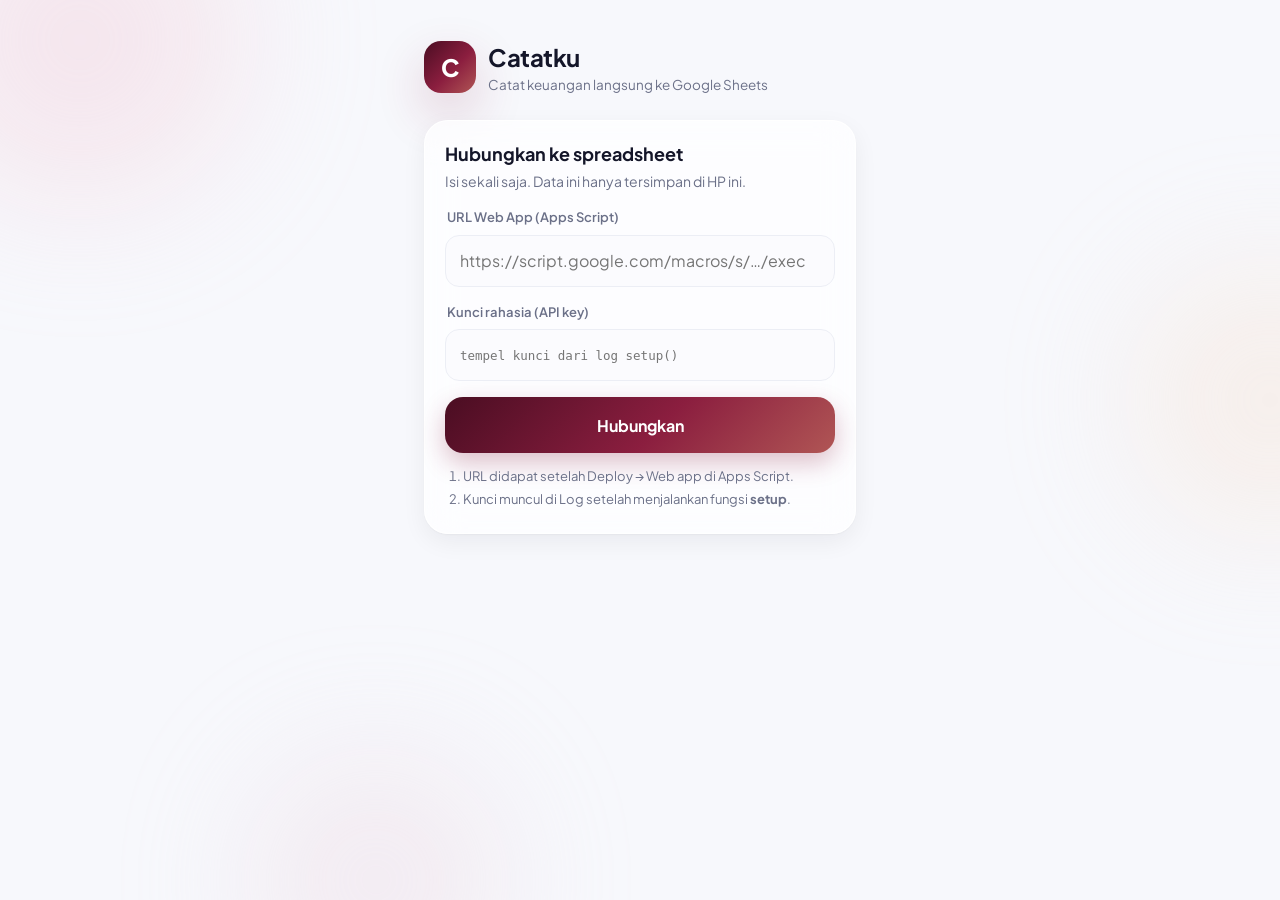
<file: index.html>
<!DOCTYPE html>
<html lang="id">
<head>
  <meta charset="UTF-8">
  <meta name="viewport" content="width=device-width, initial-scale=1, viewport-fit=cover">
  <title>Catatku — Keuangan Pribadi</title>
  <meta name="description" content="Catat pemasukan dan pengeluaran langsung ke Google Sheets.">
  <meta name="theme-color" content="#ffffff">
  <meta name="mobile-web-app-capable" content="yes">
  <meta name="apple-mobile-web-app-capable" content="yes">
  <meta name="apple-mobile-web-app-title" content="Catatku">
  <meta name="apple-mobile-web-app-status-bar-style" content="default">
  <link rel="manifest" href="./manifest.webmanifest">
  <link rel="icon" type="image/png" sizes="192x192" href="./icons/icon-192.png">
  <link rel="apple-touch-icon" href="./icons/apple-touch-icon.png">
  <link rel="preconnect" href="https://fonts.googleapis.com">
  <link rel="preconnect" href="https://fonts.gstatic.com" crossorigin>
  <link href="https://fonts.googleapis.com/css2?family=Plus+Jakarta+Sans:wght@400;500;600;700;800&display=swap" rel="stylesheet">
  <link rel="stylesheet" href="./styles.css">
</head>
<body>
  <div class="bg-orbs" aria-hidden="true"><span></span><span></span><span></span></div>

  <!-- Layar utama aplikasi -->
  <div id="app" class="app" hidden>
    <header class="topbar">
      <div>
        <p class="topbar-sub" id="topbarSub">Halo 👋</p>
        <h1 class="topbar-title" id="topbarTitle">Beranda</h1>
      </div>
      <button class="icon-btn" id="btnRefresh" aria-label="Muat ulang data">
        <svg viewBox="0 0 24 24" width="22" height="22" fill="none" stroke="currentColor" stroke-width="2" stroke-linecap="round" stroke-linejoin="round"><path d="M21 12a9 9 0 1 1-2.64-6.36"/><path d="M21 3v6h-6"/></svg>
      </button>
    </header>

    <div class="sync-pill" id="syncPill" hidden></div>

    <main id="view" class="view" tabindex="-1"></main>

    <nav class="bottom-nav" aria-label="Navigasi utama">
      <button class="nav-item active" data-route="home" aria-label="Beranda">
        <svg viewBox="0 0 24 24"><path d="M3 10.5 12 3l9 7.5V20a1 1 0 0 1-1 1h-5v-6H9v6H4a1 1 0 0 1-1-1z"/></svg>
        <span>Beranda</span>
      </button>
      <button class="nav-item" data-route="riwayat" aria-label="Riwayat">
        <svg viewBox="0 0 24 24"><path d="M4 6h16M4 12h16M4 18h10"/></svg>
        <span>Riwayat</span>
      </button>
      <button class="fab" id="fabAdd" aria-label="Tambah transaksi">
        <svg viewBox="0 0 24 24"><path d="M12 5v14M5 12h14"/></svg>
      </button>
      <button class="nav-item" data-route="analisis" aria-label="Analisis">
        <svg viewBox="0 0 24 24"><path d="M4 20V10M10 20V4M16 20v-7M22 20H2"/></svg>
        <span>Analisis</span>
      </button>
      <button class="nav-item" data-route="setelan" aria-label="Setelan">
        <svg viewBox="0 0 24 24"><circle cx="12" cy="12" r="3"/><path d="M19.4 15a1.7 1.7 0 0 0 .3 1.8l.1.1a2 2 0 1 1-2.8 2.8l-.1-.1a1.7 1.7 0 0 0-1.8-.3 1.7 1.7 0 0 0-1 1.5V21a2 2 0 1 1-4 0v-.1a1.7 1.7 0 0 0-1.1-1.5 1.7 1.7 0 0 0-1.8.3l-.1.1a2 2 0 1 1-2.8-2.8l.1-.1a1.7 1.7 0 0 0 .3-1.8 1.7 1.7 0 0 0-1.5-1H3a2 2 0 1 1 0-4h.1a1.7 1.7 0 0 0 1.5-1.1 1.7 1.7 0 0 0-.3-1.8l-.1-.1a2 2 0 1 1 2.8-2.8l.1.1a1.7 1.7 0 0 0 1.8.3H9a1.7 1.7 0 0 0 1-1.5V3a2 2 0 1 1 4 0v.1a1.7 1.7 0 0 0 1 1.5 1.7 1.7 0 0 0 1.8-.3l.1-.1a2 2 0 1 1 2.8 2.8l-.1.1a1.7 1.7 0 0 0-.3 1.8V9a1.7 1.7 0 0 0 1.5 1H21a2 2 0 1 1 0 4h-.1a1.7 1.7 0 0 0-1.5 1z"/></svg>
        <span>Setelan</span>
      </button>
    </nav>
  </div>

  <!-- Layar penghubung pertama kali -->
  <section id="setup" class="setup" hidden></section>

  <!-- Layar kunci PIN -->
  <section id="lock" class="lock" hidden></section>

  <div id="sheets"></div>
  <div id="toasts" class="toasts" aria-live="polite"></div>

  <noscript>Aktifkan JavaScript untuk memakai Catatku.</noscript>
  <script src="./app.js"></script>
</body>
</html>
</file>
<file: styles.css>
/* =========================================================
   CATATKU — styles.css
   Putih bersih + aksen gradasi indigo → violet → teal, glass halus
   ========================================================= */
:root {
  --bg: #f7f8fc;
  --surface: #ffffff;
  --glass: rgba(255, 255, 255, 0.72);
  --glass-border: rgba(255, 255, 255, 0.9);
  --line: #eceef5;
  --text: #141629;
  --muted: #6b7088;
  --faint: #a3a8bd;

  --indigo: #8b1e3f;   /* aksen utama: burgundy */
  --violet: #a8325a;
  --teal: #c97b63;     /* tembaga lembut */
  --grad: linear-gradient(135deg, #4a0d22 0%, #8b1e3f 55%, #c97b63 130%);
  --grad-soft: linear-gradient(135deg, rgba(139, 30, 63, .10), rgba(201, 123, 99, .12));

  --in: #0f9f8f;        /* pemasukan */
  --in-bg: #e7f8f5;
  --out: #e0475b;       /* pengeluaran */
  --out-bg: #fdeef0;

  --radius: 20px;
  --radius-sm: 14px;
  --shadow: 0 1px 2px rgba(20, 22, 41, .04), 0 8px 24px rgba(20, 22, 41, .06);
  --shadow-lg: 0 20px 50px rgba(139, 30, 63, .20);
  --nav-h: 72px;
  --safe-b: env(safe-area-inset-bottom, 0px);
  --safe-t: env(safe-area-inset-top, 0px);
  --ease: cubic-bezier(.2, .8, .2, 1);
  font-family: 'Plus Jakarta Sans', system-ui, -apple-system, 'Segoe UI', Roboto, sans-serif;
}

* { box-sizing: border-box; -webkit-tap-highlight-color: transparent; }
html, body { margin: 0; padding: 0; }
body {
  background: var(--bg);
  color: var(--text);
  font-size: 15px;
  line-height: 1.45;
  -webkit-font-smoothing: antialiased;
  min-height: 100dvh;
  overscroll-behavior-y: none;
}
button, input, select, textarea { font: inherit; color: inherit; }
button { cursor: pointer; border: 0; background: none; padding: 0; }
[hidden] { display: none !important; }
.num { font-variant-numeric: tabular-nums; letter-spacing: -.01em; }

/* Latar orb lembut */
.bg-orbs { position: fixed; inset: 0; z-index: -1; overflow: hidden; pointer-events: none; }
.bg-orbs span { position: absolute; border-radius: 50%; filter: blur(70px); opacity: .35; }
.bg-orbs span:nth-child(1) { width: 320px; height: 320px; background: #f3c6d3; top: -120px; left: -80px; }
.bg-orbs span:nth-child(2) { width: 260px; height: 260px; background: #f6dcc8; top: 30%; right: -120px; }
.bg-orbs span:nth-child(3) { width: 240px; height: 240px; background: #ead0dc; bottom: -100px; left: 20%; }

/* ---------- Layout ---------- */
.app { max-width: 560px; margin: 0 auto; min-height: 100dvh; padding-bottom: calc(var(--nav-h) + var(--safe-b) + 24px); }
.topbar {
  position: sticky; top: 0; z-index: 20;
  display: flex; align-items: center; justify-content: space-between;
  padding: calc(14px + var(--safe-t)) 20px 12px;
  background: rgba(247, 248, 252, .78);
  backdrop-filter: blur(16px) saturate(160%);
  -webkit-backdrop-filter: blur(16px) saturate(160%);
}
.topbar-sub { margin: 0; font-size: 13px; color: var(--muted); }
.topbar-title { margin: 0; font-size: 22px; font-weight: 800; letter-spacing: -.02em; }
.icon-btn {
  width: 44px; height: 44px; border-radius: 14px; display: grid; place-items: center;
  background: var(--glass); border: 1px solid var(--line); color: var(--text);
  transition: transform .2s var(--ease);
}
.icon-btn:active { transform: scale(.92); }
.icon-btn.spin svg { animation: spin .9s linear infinite; }
@keyframes spin { to { transform: rotate(360deg); } }

.view { padding: 4px 16px 16px; outline: none; }
.view > * { animation: rise .35s var(--ease) both; }
.view > *:nth-child(2) { animation-delay: .03s; }
.view > *:nth-child(3) { animation-delay: .06s; }
.view > *:nth-child(4) { animation-delay: .09s; }
.view > *:nth-child(5) { animation-delay: .12s; }
@keyframes rise { from { opacity: 0; transform: translateY(10px); } to { opacity: 1; transform: none; } }

.section-title { display: flex; justify-content: space-between; align-items: baseline; margin: 22px 4px 10px; }
.section-title h2 { font-size: 16px; margin: 0; font-weight: 700; }
.link { color: var(--indigo); font-weight: 600; font-size: 14px; padding: 6px 4px; }

.card {
  background: var(--surface); border-radius: var(--radius); box-shadow: var(--shadow);
  border: 1px solid rgba(236, 238, 245, .7); padding: 16px;
}
.glass {
  background: var(--glass); border: 1px solid var(--glass-border);
  backdrop-filter: blur(18px) saturate(160%); -webkit-backdrop-filter: blur(18px) saturate(160%);
}

/* ---------- Bottom nav ---------- */
.bottom-nav {
  position: fixed; left: 50%; transform: translateX(-50%); bottom: 0; z-index: 30;
  width: 100%; max-width: 560px;
  height: calc(var(--nav-h) + var(--safe-b)); padding: 0 8px var(--safe-b);
  display: grid; grid-template-columns: 1fr 1fr 84px 1fr 1fr; align-items: center;
  background: rgba(255, 255, 255, .86);
  backdrop-filter: blur(20px) saturate(180%); -webkit-backdrop-filter: blur(20px) saturate(180%);
  border-top: 1px solid var(--line);
}
.nav-item {
  height: 100%; display: flex; flex-direction: column; align-items: center; justify-content: center; gap: 4px;
  color: var(--faint); font-size: 11px; font-weight: 600; transition: color .2s;
}
.nav-item svg { width: 24px; height: 24px; fill: none; stroke: currentColor; stroke-width: 2; stroke-linecap: round; stroke-linejoin: round; }
.nav-item.active { color: var(--indigo); }
.nav-item.active svg { stroke-width: 2.3; }
.fab {
  justify-self: center; width: 62px; height: 62px; border-radius: 22px; margin-top: -26px;
  background: var(--grad); color: #fff; display: grid; place-items: center;
  box-shadow: var(--shadow-lg), inset 0 1px 0 rgba(255, 255, 255, .35);
  transition: transform .25s var(--ease), box-shadow .25s;
}
.fab svg { width: 28px; height: 28px; fill: none; stroke: currentColor; stroke-width: 2.6; stroke-linecap: round; }
.fab:active { transform: scale(.9) rotate(90deg); }

/* ---------- Chips / segmented ---------- */
.chips { display: flex; gap: 8px; overflow-x: auto; padding: 2px 2px 6px; scrollbar-width: none; }
.chips::-webkit-scrollbar { display: none; }
.chip {
  flex: none; padding: 9px 14px; border-radius: 999px; font-size: 13.5px; font-weight: 600;
  background: var(--surface); border: 1px solid var(--line); color: var(--muted);
  transition: all .2s var(--ease); white-space: nowrap;
}
.chip.active { background: var(--text); color: #fff; border-color: var(--text); }
.chip:active { transform: scale(.95); }

.segmented { display: grid; grid-template-columns: 1fr 1fr; background: #eff0f6; border-radius: 16px; padding: 4px; position: relative; }
.segmented button { position: relative; z-index: 1; height: 44px; border-radius: 12px; font-weight: 700; color: var(--muted); transition: color .25s; }
.segmented .thumb { position: absolute; top: 4px; bottom: 4px; left: 4px; width: calc(50% - 4px); border-radius: 12px; background: #fff; box-shadow: var(--shadow); transition: transform .3s var(--ease); }
.segmented[data-v="pemasukan"] .thumb { transform: translateX(100%); }
.segmented[data-v="pengeluaran"] button[data-v="pengeluaran"] { color: var(--out); }
.segmented[data-v="pemasukan"] button[data-v="pemasukan"] { color: var(--in); }

/* ---------- Hero saldo ---------- */
.hero {
  position: relative; overflow: hidden; border-radius: 26px; padding: 20px; color: #fff;
  background: var(--grad); box-shadow: var(--shadow-lg);
}
.hero::before, .hero::after { content: ''; position: absolute; border-radius: 50%; background: rgba(255, 255, 255, .14); }
.hero::before { width: 220px; height: 220px; right: -70px; top: -90px; }
.hero::after { width: 140px; height: 140px; right: 40px; bottom: -80px; background: rgba(255, 255, 255, .08); }
.hero-label { font-size: 13px; opacity: .85; margin: 0; position: relative; }
.hero-value { font-size: 32px; font-weight: 800; margin: 4px 0 16px; letter-spacing: -.03em; position: relative; word-break: break-all; }
.hero-row { display: grid; grid-template-columns: 1fr 1fr; gap: 10px; position: relative; }
.hero-stat {
  border-radius: 16px; padding: 10px 12px; background: rgba(255, 255, 255, .16);
  border: 1px solid rgba(255, 255, 255, .25); backdrop-filter: blur(8px); -webkit-backdrop-filter: blur(8px);
}
.hero-stat p { margin: 0; font-size: 12px; opacity: .85; display: flex; align-items: center; gap: 6px; }
.hero-stat strong { display: block; font-size: 16px; margin-top: 2px; word-break: break-all; }
.dot { width: 8px; height: 8px; border-radius: 50%; display: inline-block; }

/* ---------- Insight ---------- */
.insights { display: grid; grid-template-columns: 1fr 1fr; gap: 10px; }
.insight { padding: 14px; border-radius: 18px; background: var(--surface); box-shadow: var(--shadow); border: 1px solid rgba(236, 238, 245, .7); min-width: 0; }
.insight .ic { width: 34px; height: 34px; border-radius: 11px; display: grid; place-items: center; font-size: 17px; background: var(--grad-soft); margin-bottom: 8px; }
.insight p { margin: 0; font-size: 12px; color: var(--muted); }
.insight strong { display: block; font-size: 15px; margin-top: 2px; overflow: hidden; text-overflow: ellipsis; white-space: nowrap; }
.insight small { display: block; font-size: 12px; color: var(--muted); margin-top: 2px; }
.up { color: var(--out); } .down { color: var(--in); }

/* ---------- Daftar transaksi ---------- */
.tx-group-title { display: flex; justify-content: space-between; font-size: 12.5px; color: var(--muted); font-weight: 600; margin: 16px 6px 6px; }
.tx-list { background: var(--surface); border-radius: var(--radius); box-shadow: var(--shadow); overflow: hidden; border: 1px solid rgba(236, 238, 245, .7); }
.tx {
  width: 100%; display: flex; align-items: center; gap: 12px; padding: 12px 14px; text-align: left;
  border-bottom: 1px solid var(--line); background: var(--surface); transition: background .15s;
}
.tx:last-child { border-bottom: 0; }
.tx:active { background: #f6f6fb; }
.tx-ic { width: 42px; height: 42px; flex: none; border-radius: 14px; display: grid; place-items: center; font-size: 19px; }
.tx-ic.in { background: var(--in-bg); } .tx-ic.out { background: var(--out-bg); }
.tx-main { flex: 1; min-width: 0; }
.tx-main strong { display: block; font-size: 14.5px; font-weight: 600; overflow: hidden; text-overflow: ellipsis; white-space: nowrap; }
.tx-main span { display: block; font-size: 12.5px; color: var(--muted); overflow: hidden; text-overflow: ellipsis; white-space: nowrap; }
.tx-amt { font-weight: 700; font-size: 14.5px; white-space: nowrap; }
.tx-amt.in { color: var(--in); } .tx-amt.out { color: var(--text); }
.badge-pending { display: inline-block; font-size: 10.5px; font-weight: 700; color: #b26b00; background: #fff4de; padding: 1px 7px; border-radius: 99px; margin-left: 6px; vertical-align: 1px; }

/* ---------- Form ---------- */
.field { margin-top: 16px; }
.field > label, .label { display: block; font-size: 13px; font-weight: 600; color: var(--muted); margin: 0 0 8px 2px; }
.input {
  width: 100%; height: 52px; border-radius: var(--radius-sm); border: 1.5px solid var(--line); background: #fbfbfe;
  padding: 0 14px; font-size: 16px; outline: none; transition: border-color .2s, box-shadow .2s;
  -webkit-appearance: none; appearance: none;
}
textarea.input { height: auto; min-height: 52px; padding: 14px; resize: none; }
select.input { background-image: linear-gradient(45deg, transparent 50%, var(--muted) 50%), linear-gradient(135deg, var(--muted) 50%, transparent 50%); background-position: calc(100% - 20px) 23px, calc(100% - 15px) 23px; background-size: 5px 5px; background-repeat: no-repeat; padding-right: 36px; }
.input:focus { border-color: var(--indigo); box-shadow: 0 0 0 4px rgba(139, 30, 63, .12); background: #fff; }
.input.invalid { border-color: var(--out); box-shadow: 0 0 0 4px rgba(224, 71, 91, .12); }
.err { color: var(--out); font-size: 12.5px; margin: 6px 2px 0; min-height: 0; }

.amount-wrap { display: flex; align-items: baseline; gap: 8px; padding: 14px 16px; border-radius: 18px; background: #fbfbfe; border: 1.5px solid var(--line); transition: border-color .2s, box-shadow .2s; }
.amount-wrap:focus-within { border-color: var(--indigo); box-shadow: 0 0 0 4px rgba(139, 30, 63, .12); background: #fff; }
.amount-wrap.invalid { border-color: var(--out); box-shadow: 0 0 0 4px rgba(224, 71, 91, .12); }
.amount-wrap span { font-size: 20px; font-weight: 700; color: var(--muted); }
.amount-input { flex: 1; min-width: 0; border: 0; outline: 0; background: transparent; font-size: 34px; font-weight: 800; letter-spacing: -.03em; padding: 0; }
.amount-input::placeholder { color: #cfd2e0; }
.quick-amt { display: flex; gap: 8px; margin-top: 10px; overflow-x: auto; scrollbar-width: none; }
.quick-amt::-webkit-scrollbar { display: none; }
.quick-amt button { flex: none; padding: 7px 12px; border-radius: 10px; background: #f1f2f8; font-size: 13px; font-weight: 600; color: var(--muted); }

.cat-grid { display: flex; flex-wrap: wrap; gap: 8px; }
.cat-chip { display: inline-flex; align-items: center; gap: 6px; padding: 9px 12px; border-radius: 12px; background: #f4f5fa; border: 1.5px solid transparent; font-size: 14px; font-weight: 600; color: #3a3e57; transition: all .18s var(--ease); }
.cat-chip.active { background: #fbeef2; border-color: var(--indigo); color: var(--indigo); }
.cat-chip.add { background: transparent; border: 1.5px dashed #cfd2e0; color: var(--muted); }
.cat-grid.invalid .cat-chip { border-color: rgba(224, 71, 91, .35); }

.row-2 { display: grid; grid-template-columns: 1fr 1fr; gap: 10px; }
.date-chips { display: flex; gap: 8px; margin-bottom: 8px; }

.btn {
  width: 100%; height: 56px; border-radius: 18px; font-size: 16px; font-weight: 700;
  display: inline-flex; align-items: center; justify-content: center; gap: 8px;
  transition: transform .15s var(--ease), opacity .2s;
}
.btn:active { transform: scale(.98); }
.btn:disabled { opacity: .6; }
.btn-primary { background: var(--grad); color: #fff; box-shadow: 0 10px 24px rgba(139, 30, 63, .28); }
.btn-soft { background: #f1f2f8; color: var(--text); }
.btn-danger { background: var(--out-bg); color: var(--out); }
.btn-danger-solid { background: var(--out); color: #fff; }
.btn + .btn { margin-top: 10px; }
.btn .spinner { width: 20px; height: 20px; border: 2.5px solid rgba(255, 255, 255, .4); border-top-color: #fff; border-radius: 50%; animation: spin .7s linear infinite; }

/* ---------- Bottom sheet ---------- */
.sheet-backdrop { position: fixed; inset: 0; z-index: 60; background: rgba(20, 22, 41, .38); opacity: 0; transition: opacity .28s; backdrop-filter: blur(2px); -webkit-backdrop-filter: blur(2px); }
.sheet-backdrop.show { opacity: 1; }
.sheet {
  position: fixed; left: 50%; bottom: 0; z-index: 61; width: 100%; max-width: 560px;
  max-height: 92dvh; overflow-y: auto; overscroll-behavior: contain;
  transform: translate(-50%, 100%); transition: transform .34s var(--ease);
  background: #fff; border-radius: 28px 28px 0 0; padding: 10px 20px calc(20px + var(--safe-b));
  box-shadow: 0 -10px 40px rgba(20, 22, 41, .12);
}
.sheet.show { transform: translate(-50%, 0); }
.sheet-handle { width: 40px; height: 5px; border-radius: 9px; background: #e1e3ec; margin: 0 auto 12px; }
.sheet:not(.dialog) .sheet-head { position: sticky; top: -10px; z-index: 2; background: #fff; margin: -10px -20px 14px; padding: 14px 20px 10px; }
.save-bar { position: sticky; bottom: calc(-20px - var(--safe-b)); z-index: 2; background: linear-gradient(to top, #fff 75%, rgba(255,255,255,0)); margin: 8px -20px calc(-20px - var(--safe-b)); padding: 14px 20px calc(16px + var(--safe-b)); }
.sheet-head { display: flex; justify-content: space-between; align-items: center; margin-bottom: 14px; }
.sheet-head h3 { margin: 0; font-size: 19px; font-weight: 800; }
.sheet-close { width: 38px; height: 38px; border-radius: 12px; background: #f1f2f8; display: grid; place-items: center; font-size: 20px; color: var(--muted); }
.sheet.dialog { bottom: auto; top: 50%; border-radius: 26px; width: calc(100% - 40px); max-width: 400px; padding: 22px; transform: translate(-50%, -40%) scale(.96); opacity: 0; transition: transform .26s var(--ease), opacity .2s; }
.sheet.dialog.show { transform: translate(-50%, -50%) scale(1); opacity: 1; }
.dialog-ic { width: 52px; height: 52px; border-radius: 16px; background: var(--out-bg); display: grid; place-items: center; font-size: 24px; margin-bottom: 12px; }
.dialog h3 { margin: 0 0 6px; font-size: 18px; }
.dialog p { margin: 0 0 18px; color: var(--muted); }

.detail-amt { font-size: 30px; font-weight: 800; letter-spacing: -.03em; margin: 4px 0 14px; }
.detail-list { border-radius: 16px; background: #f8f9fc; padding: 4px 14px; margin-bottom: 16px; }
.detail-list div { display: flex; justify-content: space-between; gap: 16px; padding: 11px 0; border-bottom: 1px solid var(--line); font-size: 14px; }
.detail-list div:last-child { border-bottom: 0; }
.detail-list dt { color: var(--muted); }
.detail-list dd { margin: 0; font-weight: 600; text-align: right; word-break: break-word; }

/* ---------- Toast ---------- */
.toasts { position: fixed; top: calc(12px + var(--safe-t)); left: 0; right: 0; z-index: 90; display: flex; flex-direction: column; align-items: center; gap: 8px; pointer-events: none; padding: 0 16px; }
.toast {
  pointer-events: auto; display: flex; align-items: center; gap: 10px; max-width: 440px; width: 100%;
  padding: 13px 16px; border-radius: 16px; background: rgba(20, 22, 41, .92); color: #fff; font-size: 14px; font-weight: 500;
  box-shadow: 0 12px 30px rgba(20, 22, 41, .25); animation: toastIn .35s var(--ease) both;
}
.toast.success .t-ic { background: #16c2ad; } .toast.error .t-ic { background: var(--out); } .toast.info .t-ic { background: var(--violet); }
.t-ic { width: 24px; height: 24px; border-radius: 8px; display: grid; place-items: center; flex: none; font-size: 13px; font-weight: 800; }
.toast.hide { animation: toastOut .3s var(--ease) both; }
@keyframes toastIn { from { opacity: 0; transform: translateY(-14px) scale(.97); } to { opacity: 1; transform: none; } }
@keyframes toastOut { to { opacity: 0; transform: translateY(-10px); } }

.sync-pill { position: sticky; top: calc(72px + var(--safe-t)); z-index: 15; margin: 0 auto 6px; width: max-content; max-width: 90%; padding: 6px 12px; border-radius: 99px; font-size: 12.5px; font-weight: 600; background: #fff4de; color: #8a5300; display: flex; align-items: center; gap: 6px; }

/* ---------- Empty & skeleton ---------- */
.empty { text-align: center; padding: 36px 20px; }
.empty-art { width: 96px; height: 96px; margin: 0 auto 14px; border-radius: 30px; background: var(--grad-soft); display: grid; place-items: center; font-size: 40px; position: relative; }
.empty-art::after { content: ''; position: absolute; inset: -8px; border-radius: 36px; border: 1.5px dashed rgba(139, 30, 63, .25); }
.empty h3 { margin: 0 0 4px; font-size: 16px; }
.empty p { margin: 0 auto 16px; color: var(--muted); font-size: 14px; max-width: 280px; }
.empty .btn { width: auto; padding: 0 22px; height: 46px; font-size: 14.5px; }

.skel { border-radius: 14px; background: linear-gradient(90deg, #eef0f6 0%, #f8f9fc 50%, #eef0f6 100%); background-size: 200% 100%; animation: shimmer 1.3s infinite; }
@keyframes shimmer { from { background-position: 200% 0; } to { background-position: -200% 0; } }

/* ---------- Charts ---------- */
.chart-card { padding: 16px; }
.chart-card h3 { margin: 0; font-size: 15px; }
.chart-card .sub { margin: 2px 0 12px; font-size: 12.5px; color: var(--muted); }
.chart-head { display: flex; justify-content: space-between; align-items: flex-start; gap: 8px; }
.mini-seg { display: flex; background: #f1f2f8; border-radius: 10px; padding: 3px; }
.mini-seg button { padding: 5px 10px; border-radius: 8px; font-size: 12.5px; font-weight: 600; color: var(--muted); }
.mini-seg button.active { background: #fff; color: var(--text); box-shadow: var(--shadow); }
.donut-wrap { display: grid; grid-template-columns: 150px 1fr; gap: 14px; align-items: center; }
.legend { list-style: none; margin: 0; padding: 0; display: grid; gap: 8px; min-width: 0; }
.legend li { display: grid; grid-template-columns: 10px 1fr auto; gap: 8px; align-items: center; font-size: 13px; }
.legend li span:nth-child(2) { overflow: hidden; text-overflow: ellipsis; white-space: nowrap; }
.legend li b { font-weight: 700; font-size: 12.5px; }
.legend-inline { display: flex; gap: 14px; font-size: 12.5px; color: var(--muted); margin-top: 8px; }
.legend-inline span { display: inline-flex; align-items: center; gap: 6px; }
svg.chart { width: 100%; height: auto; display: block; overflow: visible; }
svg.chart text { font-family: inherit; fill: var(--faint); font-size: 10px; }
.bar-anim { transform-origin: bottom; transform-box: fill-box; animation: grow .6s var(--ease) both; }
@keyframes grow { from { transform: scaleY(0); } }
.line-anim { stroke-dasharray: 2000; stroke-dashoffset: 2000; animation: draw 1s var(--ease) forwards; }
@keyframes draw { to { stroke-dashoffset: 0; } }
.cat-bars { display: grid; gap: 12px; margin-top: 4px; }
.cat-bar-top { display: flex; justify-content: space-between; font-size: 13.5px; margin-bottom: 6px; gap: 8px; }
.cat-bar-top span { overflow: hidden; text-overflow: ellipsis; white-space: nowrap; }
.cat-bar-track { height: 8px; border-radius: 9px; background: #f0f1f7; overflow: hidden; }
.cat-bar-fill { height: 100%; border-radius: 9px; animation: fillIn .7s var(--ease) both; transform-origin: left; }
@keyframes fillIn { from { transform: scaleX(0); } }

/* ---------- Riwayat ---------- */
.search { position: relative; }
.search svg { position: absolute; left: 14px; top: 15px; width: 20px; height: 20px; stroke: var(--faint); fill: none; stroke-width: 2; }
.search .input { padding-left: 44px; }
.filter-row { display: flex; gap: 8px; margin-top: 10px; }
.filter-btn { position: relative; flex: none; height: 40px; padding: 0 14px; border-radius: 12px; background: var(--surface); border: 1px solid var(--line); font-weight: 600; font-size: 13.5px; display: inline-flex; align-items: center; gap: 6px; color: var(--muted); }
.filter-btn.on { color: var(--indigo); border-color: rgba(139, 30, 63, .35); background: #fdf2f5; }
.result-info { font-size: 12.5px; color: var(--muted); margin: 12px 4px 0; display: flex; justify-content: space-between; }

/* ---------- Setelan ---------- */
.set-group { background: var(--surface); border-radius: var(--radius); box-shadow: var(--shadow); overflow: hidden; border: 1px solid rgba(236, 238, 245, .7); }
.set-item { width: 100%; display: flex; align-items: center; gap: 12px; padding: 14px 16px; text-align: left; border-bottom: 1px solid var(--line); }
.set-item:last-child { border-bottom: 0; }
.set-item .ic { width: 36px; height: 36px; border-radius: 11px; background: var(--grad-soft); display: grid; place-items: center; font-size: 17px; flex: none; }
.set-item .tx-main span { white-space: normal; }
.set-item .chev { color: var(--faint); font-size: 20px; }
.switch { width: 48px; height: 28px; border-radius: 99px; background: #dfe1ea; position: relative; transition: background .2s; flex: none; }
.switch::after { content: ''; position: absolute; width: 22px; height: 22px; border-radius: 50%; background: #fff; top: 3px; left: 3px; box-shadow: 0 1px 3px rgba(0, 0, 0, .2); transition: transform .25s var(--ease); }
.switch.on { background: var(--indigo); }
.switch.on::after { transform: translateX(20px); }
.mono { font-family: ui-monospace, SFMono-Regular, Menlo, monospace; font-size: 12.5px; word-break: break-all; }
.map-table { width: 100%; border-collapse: collapse; font-size: 13px; margin-top: 6px; }
.map-table td { padding: 7px 0; border-bottom: 1px solid var(--line); }
.map-table td:last-child { text-align: right; font-weight: 600; }
.foot-note { text-align: center; color: var(--faint); font-size: 12px; margin: 20px 0 0; }

/* ---------- Setup & lock ---------- */
.setup, .lock { min-height: 100dvh; max-width: 480px; margin: 0 auto; padding: calc(40px + var(--safe-t)) 24px calc(30px + var(--safe-b)); display: flex; flex-direction: column; }
.brand { display: flex; align-items: center; gap: 12px; margin-bottom: 26px; }
.brand-logo { width: 52px; height: 52px; border-radius: 17px; background: var(--grad); display: grid; place-items: center; color: #fff; font-weight: 800; font-size: 24px; box-shadow: var(--shadow-lg); }
.brand h1 { margin: 0; font-size: 24px; letter-spacing: -.02em; }
.brand p { margin: 0; color: var(--muted); font-size: 13.5px; }
.setup-card { padding: 20px; border-radius: 24px; }
.setup-card h2 { margin: 0 0 4px; font-size: 18px; }
.setup-card > p { margin: 0 0 6px; color: var(--muted); font-size: 14px; }
.steps-mini { margin: 14px 0 0; padding-left: 18px; color: var(--muted); font-size: 13px; }
.steps-mini li { margin-bottom: 4px; }

.lock { align-items: center; justify-content: center; text-align: center; }
.lock h2 { margin: 16px 0 4px; font-size: 20px; }
.lock p { margin: 0; color: var(--muted); font-size: 14px; min-height: 20px; }
.pin-dots { display: flex; gap: 16px; margin: 26px 0 30px; }
.pin-dots i { width: 14px; height: 14px; border-radius: 50%; border: 2px solid #cfd2e0; transition: all .2s var(--ease); }
.pin-dots i.on { background: var(--grad); border-color: transparent; transform: scale(1.15); }
.pin-dots.shake { animation: shake .4s; }
@keyframes shake { 20%, 60% { transform: translateX(-8px); } 40%, 80% { transform: translateX(8px); } }
.keypad { display: grid; grid-template-columns: repeat(3, 76px); gap: 14px 22px; }
.keypad button { width: 76px; height: 76px; border-radius: 50%; font-size: 26px; font-weight: 600; background: var(--glass); border: 1px solid var(--line); transition: transform .12s, background .15s; }
.keypad button:active { transform: scale(.92); background: #fbeef2; }
.keypad button.ghost { background: transparent; border: 0; font-size: 15px; color: var(--muted); }

@media (min-width: 600px) {
  .app { padding-top: 10px; }
  .bottom-nav { border-radius: 24px 24px 0 0; border: 1px solid var(--line); }
}
@media (prefers-reduced-motion: reduce) {
  *, *::before, *::after { animation-duration: .01ms !important; transition-duration: .01ms !important; }
}

/* =========================================================
   v1.1 — Dompet, Transfer, Anggaran
   ========================================================= */
.segmented.three { grid-template-columns: repeat(3, 1fr); }
.segmented.three .thumb { width: calc((100% - 8px) / 3); }
.segmented.three[data-v="pemasukan"] .thumb { transform: translateX(100%); }
.segmented.three[data-v="transfer"] .thumb { transform: translateX(200%); }
.segmented[data-v="transfer"] button[data-v="transfer"] { color: var(--indigo); }
.segmented[aria-disabled="true"] button { pointer-events: none; }
.segmented[aria-disabled="true"] button:not([data-v]) { opacity: .5; }

.h-sub { font-weight: 600; font-size: 13px; color: var(--muted); }

.wallet-strip { display: flex; gap: 10px; overflow-x: auto; padding: 2px 2px 8px; margin: 0 -16px; padding-left: 16px; padding-right: 16px; scroll-snap-type: x proximity; scroll-padding: 0 16px; scrollbar-width: none; }
.wallet-strip::-webkit-scrollbar { display: none; }
.wallet-card {
  flex: none; width: 148px; scroll-snap-align: start; text-align: left;
  padding: 14px; border-radius: 18px; background: var(--surface); border: 1px solid rgba(236, 238, 245, .9);
  box-shadow: var(--shadow); display: flex; flex-direction: column; gap: 2px; transition: transform .15s var(--ease);
}
.wallet-card:active { transform: scale(.97); }
.wallet-card .w-ic { width: 34px; height: 34px; border-radius: 11px; display: grid; place-items: center; font-size: 17px; background: var(--grad-soft); margin-bottom: 8px; }
.wallet-card .w-name { font-size: 12.5px; color: var(--muted); font-weight: 600; overflow: hidden; text-overflow: ellipsis; white-space: nowrap; }
.wallet-card strong { font-size: 15px; overflow: hidden; text-overflow: ellipsis; white-space: nowrap; }
.wallet-card.neg strong { color: var(--out); }
.wallet-card.add { width: 112px; background: transparent; border: 1.5px dashed #cfd2e0; box-shadow: none; justify-content: center; align-items: center; text-align: center; }
.wallet-card.add .w-ic { background: #f1f2f8; color: var(--muted); margin-bottom: 6px; }

.wallet-hero { border-radius: 22px; padding: 18px; color: #fff; background: var(--grad); box-shadow: var(--shadow-lg); }
.wallet-hero.neg { background: linear-gradient(135deg, #e0475b, #b8336a); }
.wallet-hero p { margin: 0; font-size: 13px; opacity: .85; }
.wallet-hero .wh-amt { font-size: 28px; font-weight: 800; letter-spacing: -.03em; margin: 2px 0 10px; }
.wallet-hero-row { display: flex; justify-content: space-between; gap: 10px; font-size: 12.5px; opacity: .9; }

.wallet-chips .chip { padding: 9px 13px; }
.wallet-chips .chip.active { background: #fbeef2; color: var(--indigo); border-color: var(--indigo); }

.neg-toggle { width: 34px; height: 34px; border-radius: 10px; background: #f1f2f8; color: var(--muted); font-size: 20px; font-weight: 800; flex: none; align-self: center; }
.neg-toggle.on { background: var(--out-bg); color: var(--out); }

.tx-ic.tr { background: #fbeef2; color: var(--indigo); font-weight: 800; }
.tx-amt.tr { color: var(--indigo); }
.transfer-flow { display: flex; align-items: center; justify-content: center; gap: 18px; margin: 4px 0 6px; text-align: center; }
.transfer-flow > div { display: flex; flex-direction: column; align-items: center; gap: 6px; font-size: 14px; }
.transfer-flow .arrow { font-size: 24px; color: var(--indigo); font-weight: 800; }

/* Anggaran */
.budget-card { display: grid; gap: 14px; }
.budget-sum { display: flex; justify-content: space-between; font-size: 13.5px; color: var(--muted); }
.budget-sum b { color: var(--text); }
.budget-row .cat-bar-fill { background: linear-gradient(90deg, #8b1e3f, #c97b63); }
.budget-row.warn .cat-bar-fill { background: linear-gradient(90deg, #f59e0b, #f97316); }
.budget-row.over .cat-bar-fill { background: linear-gradient(90deg, #f97316, #e0475b); }
.budget-row.warn .cat-bar-top b { color: #c2610c; }
.budget-row.over .cat-bar-top b { color: var(--out); }
.budget-sub { display: flex; justify-content: space-between; gap: 8px; font-size: 12px; color: var(--muted); margin-top: 5px; }
.budget-row.over .budget-sub span:last-child { color: var(--out); font-weight: 600; }

.budget-hint { margin-top: 10px; padding: 10px 12px; border-radius: 12px; font-size: 13px; background: #fbf1f4; color: #6b2a3d; }
.budget-hint.warn { background: #fff4de; color: #8a5300; }
.budget-hint.over { background: var(--out-bg); color: var(--out); }

.cta-card { width: 100%; display: flex; align-items: center; gap: 12px; text-align: left; }
.cta-card .ic { width: 40px; height: 40px; border-radius: 13px; display: grid; place-items: center; font-size: 19px; background: var(--grad-soft); flex: none; }
.cta-card .tx-main span { white-space: normal; }
.cta-card .chev { color: var(--faint); font-size: 20px; }

.budget-edit { display: grid; gap: 8px; margin-top: 8px; }
.budget-edit-row { display: flex; align-items: center; gap: 10px; padding: 10px 12px; border-radius: 14px; background: #f8f9fc; }
.be-name { flex: 1; min-width: 0; font-size: 14px; font-weight: 600; display: flex; flex-direction: column; }
.be-name small { font-weight: 500; color: var(--muted); font-size: 11.5px; margin-top: 2px; }
.be-input { display: flex; align-items: center; gap: 4px; width: 140px; height: 44px; padding: 0 10px; border-radius: 12px; background: #fff; border: 1.5px solid var(--line); }
.be-input:focus-within { border-color: var(--indigo); box-shadow: 0 0 0 4px rgba(139, 30, 63, .12); }
.be-input span { color: var(--faint); font-size: 13px; font-weight: 600; }
.be-input input { width: 100%; border: 0; outline: 0; background: transparent; font-size: 15px; font-weight: 700; text-align: right; }
.budget-total { text-align: right; color: var(--muted); font-size: 13px; margin: 10px 2px 0; }
</file>
